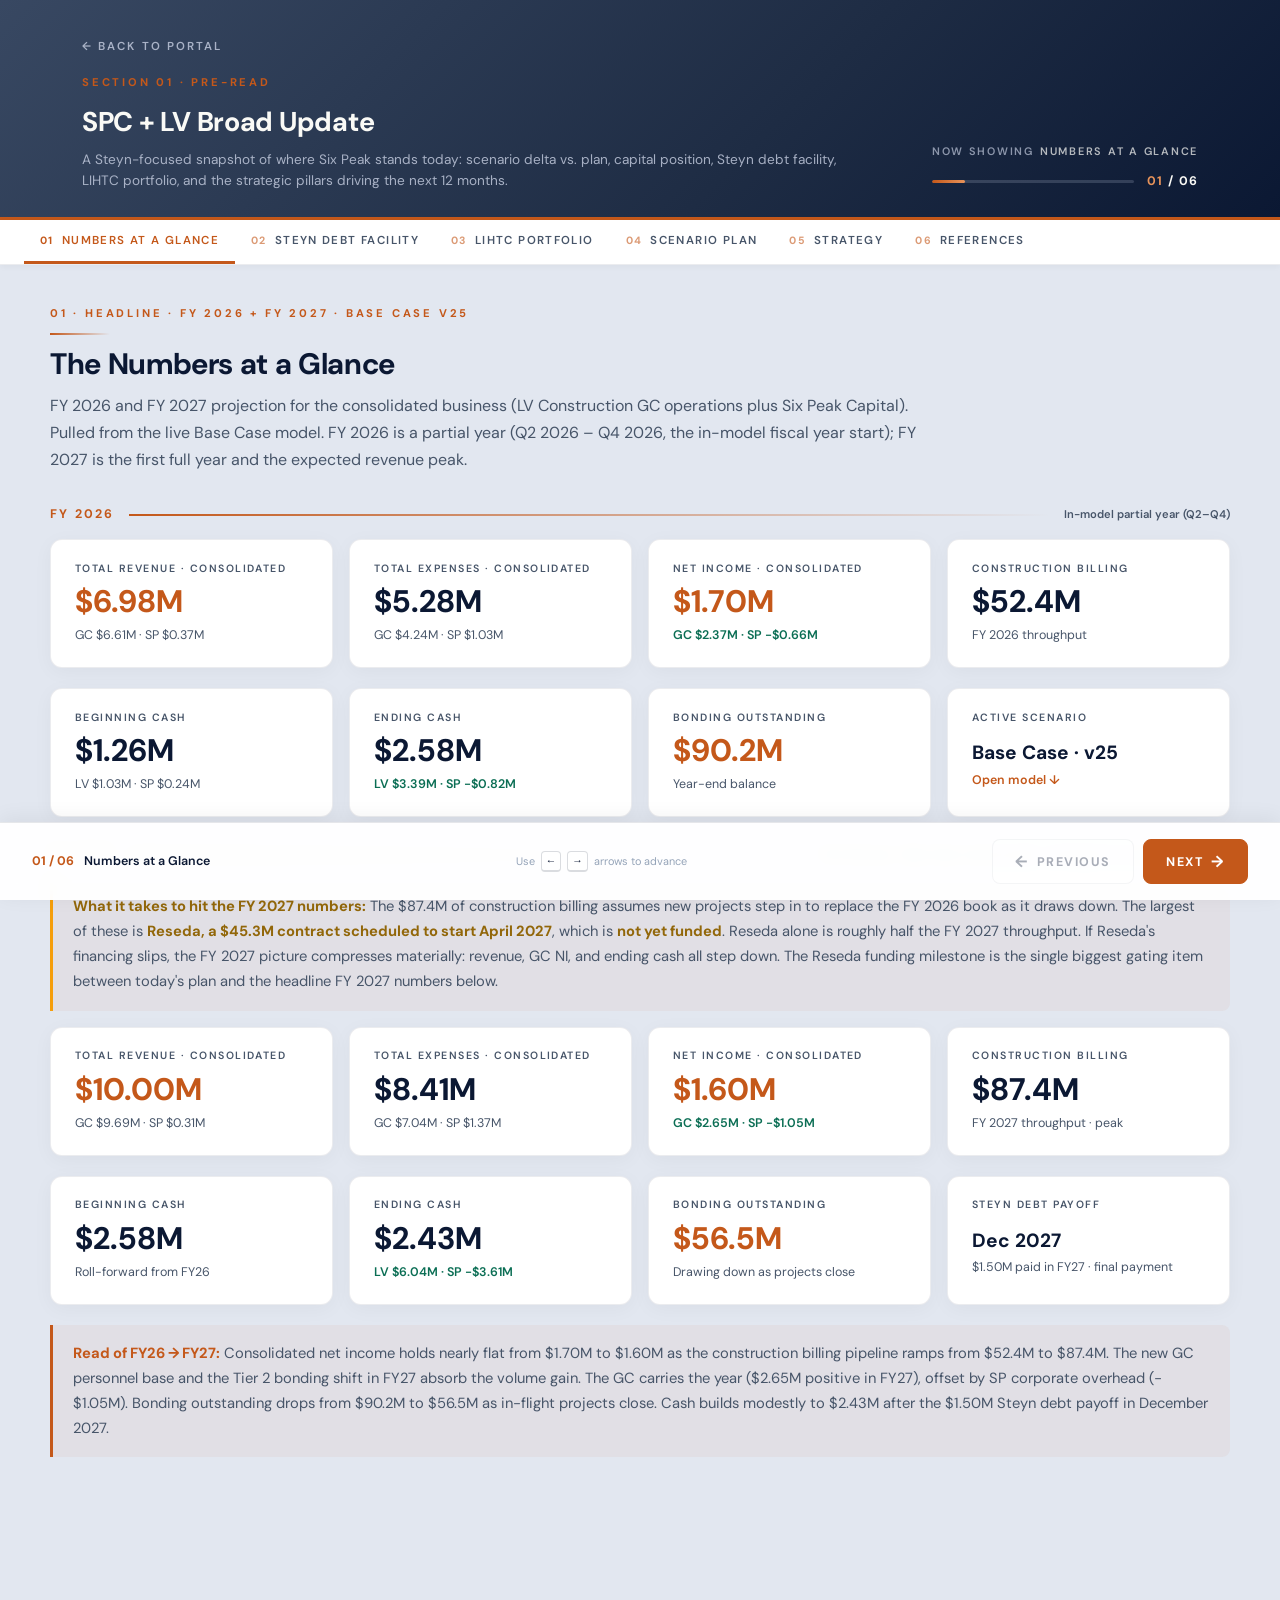
<file: sixpeakapps/static/may5meeting/spc-update/index.html>
<!DOCTYPE html>
<html lang="en">
<head>
<meta charset="UTF-8">
<meta name="viewport" content="width=device-width, initial-scale=1.0">
<title>SPC + LV Broad Update · Steyn Pre-Read · May 5, 2026</title>
<link rel="preconnect" href="https://fonts.googleapis.com">
<link rel="preconnect" href="https://fonts.gstatic.com" crossorigin>
<link href="https://fonts.googleapis.com/css2?family=DM+Sans:ital,opsz,wght@0,9..40,300;0,9..40,400;0,9..40,500;0,9..40,600;0,9..40,700;1,9..40,400&display=swap" rel="stylesheet">
<style>
:root {
  --denim:#0B1833; --denim-light:#111E3D;
  --space:#2C3A51; --space-light:#384862; --space-muted:#1E2C44;
  --steel:#BFC7DA; --steel-light:#E2E7F0;
  --ghost:#F8F9F4; --ghost-warm:#FAFAF6;
  --rust:#C4581A; --rust-glow:#E8935A; --rust-light:rgba(196,88,26,0.12); --rust-subtle:rgba(196,88,26,0.06);
  --gray:#94A3B8; --gray-dk:#475569;
  --success:#10B981; --warning:#F59E0B; --error:#EF4444;
  --font-primary:'Aptos','DM Sans',Calibri,'Segoe UI',sans-serif;
  --font-display:'DM Sans','Aptos','Segoe UI',sans-serif;
}
* { margin:0; padding:0; box-sizing:border-box; }
html, body { font-family:var(--font-primary); background:var(--steel-light); color:var(--denim); line-height:1.6; }

/* DECK SHELL */
.deck { min-height:100vh; display:flex; flex-direction:column; }
.topbar { background:linear-gradient(135deg, var(--space-light) 0%, var(--space-muted) 60%, var(--denim) 100%); padding:2rem 0 1.6rem; border-bottom:3px solid var(--rust); }
.topbar .inner { max-width:1180px; margin:0 auto; padding:0 2rem; display:flex; justify-content:space-between; align-items:flex-end; gap:2rem; flex-wrap:wrap; }
.topbar a.back { color:var(--steel); text-decoration:none; font-size:0.72rem; text-transform:uppercase; letter-spacing:0.18em; font-weight:600; opacity:0.85; }
.topbar a.back:hover { color:var(--rust-glow); opacity:1; }
.topbar .label { font-size:0.7rem; font-weight:700; text-transform:uppercase; letter-spacing:0.25em; color:var(--rust); margin-bottom:0.5rem; }
.topbar h1 { font-family:var(--font-display); font-size:1.7rem; font-weight:700; color:var(--ghost-warm); letter-spacing:-0.01em; }
.topbar .sub { color:var(--steel); font-size:0.85rem; opacity:0.85; margin-top:0.4rem; max-width:760px; line-height:1.55; }
.topbar .meta { display:flex; flex-direction:column; align-items:flex-end; gap:0.7rem; min-width:240px; }
.topbar .meta .progress { display:flex; align-items:center; gap:0.85rem; width:100%; }
.topbar .meta .bar { flex:1; height:3px; background:rgba(191,199,218,0.2); border-radius:2px; overflow:hidden; }
.topbar .meta .fill { height:100%; background:linear-gradient(90deg, var(--rust), var(--rust-glow)); border-radius:2px; transition:width 0.3s ease; }
.topbar .meta .counter { font-family:var(--font-display); font-size:0.78rem; font-weight:700; color:var(--ghost-warm); letter-spacing:0.1em; white-space:nowrap; }
.topbar .meta .counter .cur { color:var(--rust-glow); }
.topbar .meta .now-showing { font-size:0.68rem; font-weight:600; text-transform:uppercase; letter-spacing:0.16em; color:var(--steel); opacity:0.7; }
.topbar .meta .now-showing .name { color:var(--ghost-warm); opacity:1; margin-left:6px; }

/* SLIDE NAV CHIPS */
.deck-nav { background:#FFFFFF; border-bottom:1px solid rgba(11,24,51,0.08); padding:0; position:sticky; top:0; z-index:40; box-shadow:0 2px 6px rgba(0,0,0,0.04); }
.deck-nav-inner { max-width:1280px; margin:0 auto; padding:0 1.5rem; display:flex; gap:0; overflow-x:auto; }
.deck-nav button { background:none; border:none; cursor:pointer; padding:13px 16px; font-family:inherit; font-size:0.72rem; font-weight:600; color:var(--gray-dk); text-transform:uppercase; letter-spacing:0.12em; white-space:nowrap; border-bottom:3px solid transparent; transition:all 0.15s ease; display:flex; align-items:center; gap:8px; }
.deck-nav button .ix { color:var(--rust); font-weight:700; opacity:0.6; font-size:0.66rem; }
.deck-nav button:hover { color:var(--rust); }
.deck-nav button:hover .ix { opacity:1; }
.deck-nav button.active { color:var(--rust); border-bottom-color:var(--rust); }
.deck-nav button.active .ix { opacity:1; }

/* SLIDE STAGE */
.stage { flex:1; padding:2.5rem 2rem 8rem; overflow-x:hidden; }
.stage-inner { max-width:1180px; margin:0 auto; }

.slide { display:none; animation:slideIn 0.35s ease; }
.slide.active { display:block; }
@keyframes slideIn {
  from { opacity:0; transform:translateY(8px); }
  to { opacity:1; transform:translateY(0); }
}

/* SLIDE COVER */
.slide .slide-cover { margin-bottom:2rem; }
.slide .slide-label { font-size:0.7rem; font-weight:700; text-transform:uppercase; letter-spacing:0.25em; color:var(--rust); margin-bottom:0.75rem; }
.slide .slide-label::after { content:''; display:block; width:60px; height:2px; background:linear-gradient(90deg, var(--rust), transparent); margin-top:0.6rem; }
.slide h1.title { font-family:var(--font-display); font-size:1.85rem; font-weight:700; color:var(--denim); letter-spacing:-0.012em; line-height:1.2; margin-bottom:0.6rem; max-width:920px; }
.slide h1.title em { color:var(--rust); font-style:normal; }
.slide .lede { font-size:1rem; color:var(--gray-dk); line-height:1.7; max-width:880px; }

/* SHARED COMPONENTS */
.kpi-row { display:grid; grid-template-columns:repeat(4, 1fr); gap:1rem; margin-bottom:1.25rem; }
@media(max-width:900px) { .kpi-row { grid-template-columns:1fr 1fr; } }
.kpi { background:#FFFFFF; border:1px solid rgba(11,24,51,0.08); border-radius:12px; padding:1.3rem 1.5rem; box-shadow:0 4px 20px rgba(0,0,0,0.04); }
.kpi .lbl { font-size:0.66rem; color:var(--gray-dk); font-weight:600; text-transform:uppercase; letter-spacing:0.14em; }
.kpi .val { font-family:var(--font-display); font-size:1.95rem; font-weight:700; color:var(--rust); margin-top:0.55rem; line-height:1.05; }
.kpi .val.denim { color:var(--denim); }
.kpi .val.sm { font-size:1.2rem; padding-top:0.5rem; }
.kpi .delta { font-size:0.78rem; color:var(--gray-dk); margin-top:7px; }
.kpi .delta.up { color:#0b6e54; font-weight:600; }
.kpi .delta.dn { color:#a13b3b; font-weight:600; }

.grid2 { display:grid; grid-template-columns:1fr 1fr; gap:1.25rem; }
.grid3 { display:grid; grid-template-columns:repeat(3,1fr); gap:1rem; }
@media(max-width:900px) { .grid2,.grid3 { grid-template-columns:1fr; } }

.card { background:#FFFFFF; border:1px solid rgba(11,24,51,0.08); border-radius:12px; padding:1.5rem 1.6rem; box-shadow:0 4px 20px rgba(0,0,0,0.04); }
.card.dark { background:var(--denim); color:var(--ghost-warm); border-color:rgba(191,199,218,0.1); }
.card.dark h3 { color:var(--ghost-warm); }
.card.dark p, .card.dark li { color:var(--steel); }
.card h3 { font-family:var(--font-display); font-size:1.1rem; font-weight:700; color:var(--denim); margin-bottom:0.6rem; }
.card p { font-size:0.92rem; color:var(--gray-dk); line-height:1.65; }
.card ul { list-style:none; padding:0; margin:0.6rem 0 0; }
.card ul li { font-size:0.88rem; color:var(--gray-dk); padding:5px 0 5px 18px; position:relative; line-height:1.55; }
.card ul li::before { content:''; position:absolute; left:0; top:13px; width:8px; height:2px; background:var(--rust); border-radius:2px; }

.callout { background:rgba(196,88,26,0.05); border-left:3px solid var(--rust); padding:1rem 1.25rem; border-radius:0 8px 8px 0; font-size:0.92rem; color:var(--gray-dk); line-height:1.7; margin:1.25rem 0; }
.callout strong { color:var(--rust); font-weight:700; }
.callout.warn { border-left-color:var(--warning); }
.callout.warn strong { color:#92670a; }

/* PIPELINE SEQUENCING TIMELINE (Slide 05) */
.pipeline-timeline { background:#FFFFFF; border:1px solid rgba(11,24,51,0.08); border-radius:12px; padding:1.4rem 1.6rem 1.5rem; box-shadow:0 4px 20px rgba(0,0,0,0.04); margin-top:1rem; }
.pipeline-timeline .axis { position:relative; height:22px; margin:0 0 0.5rem 270px; border-bottom:1px solid rgba(11,24,51,0.12); }
.pipeline-timeline .axis span { position:absolute; bottom:5px; font-size:0.65rem; font-weight:700; color:var(--gray-dk); text-transform:uppercase; letter-spacing:0.1em; transform:translateX(-50%); white-space:nowrap; }
.pipeline-timeline .axis span::after { content:''; position:absolute; left:50%; top:100%; width:1px; height:6px; background:rgba(11,24,51,0.2); transform:translateX(-50%); }
.pipeline-timeline .row { display:flex; align-items:center; margin-top:0.85rem; gap:1rem; }
.pipeline-timeline .row-lbl { width:260px; flex-shrink:0; font-size:0.78rem; font-weight:600; color:var(--denim); display:flex; align-items:center; gap:8px; line-height:1.4; }
.pipeline-timeline .row-lbl .swatch { width:11px; height:11px; border-radius:50%; flex-shrink:0; }
.pipeline-timeline .row-lbl .count { color:var(--gray-dk); font-weight:500; }
.pipeline-timeline .track { position:relative; flex:1; height:24px; background:rgba(11,24,51,0.04); border-radius:4px; }
.pipeline-timeline .dot { position:absolute; top:50%; width:10px; height:10px; border-radius:50%; transform:translate(-50%, -50%); box-shadow:0 0 0 1.5px #FFFFFF; }
.pipeline-timeline .swatch.denim, .pipeline-timeline .dot.denim { background:var(--denim); }
.pipeline-timeline .swatch.warn, .pipeline-timeline .dot.warn { background:var(--warning); }
.pipeline-timeline .swatch.rust, .pipeline-timeline .dot.rust { background:var(--rust); }
.pipeline-timeline .key-row { font-size:0.78rem; color:var(--gray-dk); margin-top:1rem; padding-top:0.85rem; border-top:1px solid rgba(11,24,51,0.08); line-height:1.6; }
.pipeline-timeline .key-row strong { color:var(--denim); font-weight:700; }

/* TABLES */
.tbl { background:#FFFFFF; border:1px solid rgba(11,24,51,0.08); border-radius:12px; overflow:hidden; box-shadow:0 4px 20px rgba(0,0,0,0.04); }
.tbl table { width:100%; border-collapse:collapse; font-size:0.88rem; }
.tbl thead { background:var(--denim); }
.tbl th { color:var(--rust-glow); font-family:var(--font-display); font-size:0.72rem; font-weight:700; text-transform:uppercase; letter-spacing:0.14em; padding:13px 14px; text-align:right; }
.tbl th:first-child { text-align:left; }
.tbl td { padding:10px 14px; text-align:right; border-bottom:1px solid rgba(11,24,51,0.06); color:var(--gray-dk); font-variant-numeric:tabular-nums; }
.tbl td:first-child { text-align:left; color:var(--denim); font-weight:600; }
.tbl tr:last-child td { border-bottom:none; }
.tbl tr:hover td { background:rgba(196,88,26,0.04); }
.tbl .row-section td { background:rgba(11,24,51,0.04); color:var(--rust); font-weight:700; font-size:0.7rem; text-transform:uppercase; letter-spacing:0.14em; padding:8px 14px; }
.tbl .row-total td { background:rgba(196,88,26,0.06); color:var(--rust); font-weight:700; border-top:2px solid var(--rust); }
.tbl .row-total td:first-child { color:var(--rust); }
.tbl .row-payoff td { background:rgba(16,185,129,0.06); color:#0b6e54; font-weight:700; border-top:2px solid #10B981; }
.tbl .row-payoff td:first-child { color:#0b6e54; }
.tbl .pos { color:#0b6e54; }
.tbl .neg { color:#a13b3b; }
.tbl .muted { color:var(--gray); }

/* PNL FLOW */
.pnl-flow { display:grid; grid-template-columns:1fr 1fr 1fr; gap:0; background:#FFFFFF; border:1px solid rgba(11,24,51,0.08); border-radius:12px; overflow:hidden; box-shadow:0 4px 20px rgba(0,0,0,0.04); }
@media(max-width:900px) { .pnl-flow { grid-template-columns:1fr; } }
.pnl-flow .step { padding:1.4rem 1.6rem; border-right:1px solid rgba(11,24,51,0.08); }
.pnl-flow .step:last-child { border-right:none; }
@media(max-width:900px) { .pnl-flow .step { border-right:none; border-bottom:1px solid rgba(11,24,51,0.08); } .pnl-flow .step:last-child { border-bottom:none; } }
.pnl-flow .step.hi { background:rgba(196,88,26,0.04); }
.pnl-flow .step .lbl { font-size:0.66rem; font-weight:700; text-transform:uppercase; letter-spacing:0.14em; color:var(--gray-dk); margin-bottom:8px; }
.pnl-flow .step.hi .lbl { color:var(--rust); }
.pnl-flow .step .val { font-family:var(--font-display); font-size:1.95rem; font-weight:700; color:var(--denim); line-height:1.05; }
.pnl-flow .step.hi .val { color:var(--rust); font-size:2.1rem; }
.pnl-flow .step.muted .val { color:var(--gray); }
.pnl-flow .step .desc { font-size:0.83rem; color:var(--gray-dk); margin-top:8px; line-height:1.55; }

/* PILL LINKS */
.pills { display:flex; flex-wrap:wrap; gap:0.55rem; margin-top:1rem; }
.pills a { display:inline-flex; align-items:center; gap:8px; padding:8px 14px; background:#FFFFFF; border:1px solid rgba(11,24,51,0.1); border-radius:999px; text-decoration:none; color:var(--denim); font-size:0.78rem; font-weight:600; transition:all 0.15s ease; }
.pills a:hover { background:var(--rust); color:#fff; border-color:var(--rust); }
.pills a .arr { color:var(--rust); }
.pills a:hover .arr { color:#fff; }

/* BADGE */
.badge { display:inline-block; font-size:0.66rem; font-weight:700; text-transform:uppercase; letter-spacing:0.14em; padding:3px 9px; border-radius:4px; }
.badge.attn { background:rgba(245,158,11,0.14); color:#92670a; }
.badge.ready { background:rgba(16,185,129,0.12); color:#0b6e54; }
.badge.bd { background:rgba(196,88,26,0.14); color:var(--rust); }

/* ATTACHMENT LIST */
.attach-list { display:grid; grid-template-columns:1fr 1fr; gap:0.6rem 1.2rem; }
@media(max-width:700px) { .attach-list { grid-template-columns:1fr; } }
.attach-list a { display:flex; align-items:center; gap:12px; padding:13px 16px; background:#FFFFFF; border:1px solid rgba(11,24,51,0.08); border-radius:8px; color:var(--denim); text-decoration:none; font-size:0.88rem; transition:all 0.15s ease; box-shadow:0 2px 6px rgba(0,0,0,0.02); }
.attach-list a:hover { border-color:var(--rust); background:rgba(196,88,26,0.04); }
.attach-list a .ico { width:32px; height:32px; border-radius:6px; background:var(--rust-light); color:var(--rust); display:flex; align-items:center; justify-content:center; font-weight:700; font-size:0.7rem; flex-shrink:0; }
.attach-list a .meta { font-size:0.7rem; opacity:0.6; margin-left:auto; }

/* DECK FOOTER NAV (fixed) */
.deck-controls {
  position:fixed; bottom:0; left:0; right:0;
  background:rgba(255,255,255,0.96); backdrop-filter:blur(8px);
  border-top:1px solid rgba(11,24,51,0.1);
  padding:1rem 2rem;
  display:flex; justify-content:space-between; align-items:center; gap:1rem; flex-wrap:wrap;
  z-index:50;
  box-shadow:0 -4px 20px rgba(0,0,0,0.06);
}
.deck-controls .crumb { font-size:0.78rem; color:var(--gray-dk); display:flex; align-items:center; gap:10px; }
.deck-controls .crumb .ix { font-family:var(--font-display); font-weight:700; color:var(--rust); }
.deck-controls .crumb .name { font-weight:600; color:var(--denim); }
.deck-controls .arrows { display:flex; gap:0.6rem; align-items:center; }
.arrow-btn {
  display:inline-flex; align-items:center; gap:8px;
  padding:11px 22px; border-radius:8px;
  font-family:var(--font-display); font-size:0.78rem; font-weight:700; text-transform:uppercase; letter-spacing:0.12em;
  border:none; cursor:pointer; transition:all 0.15s ease;
  background:#FFFFFF; color:var(--denim); border:1px solid rgba(11,24,51,0.12);
}
.arrow-btn:hover:not(:disabled) { border-color:var(--rust); color:var(--rust); }
.arrow-btn.primary { background:var(--rust); color:#fff; border-color:var(--rust); }
.arrow-btn.primary:hover:not(:disabled) { background:var(--rust-glow); border-color:var(--rust-glow); color:#fff; }
.arrow-btn:disabled { opacity:0.35; cursor:not-allowed; }
.arrow-btn .arr { font-size:1rem; }
.kbd-hint { font-size:0.68rem; color:var(--gray); display:flex; gap:6px; align-items:center; }
.kbd-hint kbd { background:#fff; border:1px solid rgba(11,24,51,0.15); border-bottom-width:2px; border-radius:4px; padding:1px 6px; font-family:'JetBrains Mono', monospace; font-size:0.66rem; color:var(--denim); }

@media(max-width:640px) {
  .stage { padding:1.5rem 1rem 7rem; }
  .slide h1.title { font-size:1.4rem; }
  .deck-controls { padding:0.85rem 1rem; }
  .arrow-btn { padding:9px 16px; font-size:0.72rem; }
  .kbd-hint { display:none; }
  .deck-controls .crumb .name { display:none; }
}
</style>
</head>
<body>

<div class="deck">

<!-- TOP BAR -->
<header class="topbar">
  <div class="inner">
    <div>
      <a class="back" href="../">← Back to portal</a>
      <div style="height:1rem;"></div>
      <div class="label">Section 01 · Pre-Read</div>
      <h1>SPC + LV Broad Update</h1>
      <p class="sub">A Steyn-focused snapshot of where Six Peak stands today: scenario delta vs. plan, capital position, Steyn debt facility, LIHTC portfolio, and the strategic pillars driving the next 12 months.</p>
    </div>
    <div class="meta">
      <div class="now-showing">Now showing<span class="name" id="topbarName">Numbers at a Glance</span></div>
      <div class="progress">
        <div class="bar"><div class="fill" id="progressFill" style="width:16.7%;"></div></div>
        <div class="counter"><span class="cur" id="counterCur">01</span> / <span id="counterTot">06</span></div>
      </div>
    </div>
  </div>
</header>

<!-- SECTION CHIPS NAV -->
<nav class="deck-nav">
  <div class="deck-nav-inner">
    <button data-slide="0" class="active"><span class="ix">01</span>Numbers at a Glance</button>
    <button data-slide="1"><span class="ix">02</span>Steyn Debt Facility</button>
    <button data-slide="2"><span class="ix">03</span>LIHTC Portfolio</button>
    <button data-slide="3"><span class="ix">04</span>Scenario Plan</button>
    <button data-slide="4"><span class="ix">05</span>Strategy</button>
    <button data-slide="5"><span class="ix">06</span>References</button>
  </div>
</nav>

<!-- STAGE -->
<main class="stage">
  <div class="stage-inner">

  <!-- SLIDE 01 · NUMBERS AT A GLANCE -->
  <section class="slide active" id="slide-0">
    <div class="slide-cover">
      <div class="slide-label">01 · Headline · FY 2026 + FY 2027 · Base Case v25</div>
      <h1 class="title">The Numbers at a Glance</h1>
      <p class="lede">FY 2026 and FY 2027 projection for the consolidated business (LV Construction GC operations plus Six Peak Capital). Pulled from the live Base Case model. FY 2026 is a partial year (Q2 2026 – Q4 2026, the in-model fiscal year start); FY 2027 is the first full year and the expected revenue peak.</p>
    </div>

    <div style="display:flex; align-items:center; gap:14px; margin:0.5rem 0 0.85rem;">
      <span style="font-family:var(--font-display); font-size:0.78rem; font-weight:700; letter-spacing:0.18em; text-transform:uppercase; color:var(--rust);">FY 2026</span>
      <span style="flex:1; height:2px; background:linear-gradient(90deg, var(--rust), transparent);"></span>
      <span style="font-size:0.7rem; color:var(--gray-dk); font-weight:600;">In-model partial year (Q2–Q4)</span>
    </div>

    <div class="kpi-row">
      <div class="kpi"><div class="lbl">Total Revenue · Consolidated</div><div class="val">$6.98M</div><div class="delta">GC $6.61M · SP $0.37M</div></div>
      <div class="kpi"><div class="lbl">Total Expenses · Consolidated</div><div class="val denim">$5.28M</div><div class="delta">GC $4.24M · SP $1.03M</div></div>
      <div class="kpi"><div class="lbl">Net Income · Consolidated</div><div class="val">$1.70M</div><div class="delta up">GC $2.37M · SP −$0.66M</div></div>
      <div class="kpi"><div class="lbl">Construction Billing</div><div class="val denim">$52.4M</div><div class="delta">FY 2026 throughput</div></div>
    </div>

    <div class="kpi-row">
      <div class="kpi"><div class="lbl">Beginning Cash</div><div class="val denim">$1.26M</div><div class="delta">LV $1.03M · SP $0.24M</div></div>
      <div class="kpi"><div class="lbl">Ending Cash</div><div class="val denim">$2.58M</div><div class="delta up">LV $3.39M · SP −$0.82M</div></div>
      <div class="kpi"><div class="lbl">Bonding Outstanding</div><div class="val">$90.2M</div><div class="delta">Year-end balance</div></div>
      <div class="kpi"><div class="lbl">Active Scenario</div><div class="val denim sm">Base Case · v25</div><div class="delta"><a href="https://cma-sixpeakcapital.github.io/SixPeak-Board-Portal/models/SixPeak_BaseCase_v25.xlsx" target="_blank" style="color:var(--rust); text-decoration:none; font-weight:600;">Open model ↓</a></div></div>
    </div>

    <div style="display:flex; align-items:center; gap:14px; margin:1.75rem 0 0.85rem;">
      <span style="font-family:var(--font-display); font-size:0.78rem; font-weight:700; letter-spacing:0.18em; text-transform:uppercase; color:var(--rust);">FY 2027</span>
      <span style="flex:1; height:2px; background:linear-gradient(90deg, var(--rust), transparent);"></span>
      <span style="font-size:0.7rem; color:var(--gray-dk); font-weight:600;">First full year · Base Case revenue peak · contingent on new project starts</span>
    </div>

    <div class="callout warn" style="margin:0 0 1rem;">
      <strong>What it takes to hit the FY 2027 numbers:</strong> The $87.4M of construction billing assumes new projects step in to replace the FY 2026 book as it draws down. The largest of these is <strong style="color:#92670a;">Reseda, a $45.3M contract scheduled to start April 2027</strong>, which is <strong style="color:#92670a;">not yet funded</strong>. Reseda alone is roughly half the FY 2027 throughput. If Reseda's financing slips, the FY 2027 picture compresses materially: revenue, GC NI, and ending cash all step down. The Reseda funding milestone is the single biggest gating item between today's plan and the headline FY 2027 numbers below.
    </div>

    <div class="kpi-row">
      <div class="kpi"><div class="lbl">Total Revenue · Consolidated</div><div class="val">$10.00M</div><div class="delta">GC $9.69M · SP $0.31M</div></div>
      <div class="kpi"><div class="lbl">Total Expenses · Consolidated</div><div class="val denim">$8.41M</div><div class="delta">GC $7.04M · SP $1.37M</div></div>
      <div class="kpi"><div class="lbl">Net Income · Consolidated</div><div class="val">$1.60M</div><div class="delta up">GC $2.65M · SP −$1.05M</div></div>
      <div class="kpi"><div class="lbl">Construction Billing</div><div class="val denim">$87.4M</div><div class="delta">FY 2027 throughput · peak</div></div>
    </div>

    <div class="kpi-row">
      <div class="kpi"><div class="lbl">Beginning Cash</div><div class="val denim">$2.58M</div><div class="delta">Roll-forward from FY26</div></div>
      <div class="kpi"><div class="lbl">Ending Cash</div><div class="val denim">$2.43M</div><div class="delta up">LV $6.04M · SP −$3.61M</div></div>
      <div class="kpi"><div class="lbl">Bonding Outstanding</div><div class="val">$56.5M</div><div class="delta">Drawing down as projects close</div></div>
      <div class="kpi"><div class="lbl">Steyn Debt Payoff</div><div class="val denim sm">Dec 2027</div><div class="delta">$1.50M paid in FY27 · final payment</div></div>
    </div>

    <div class="callout">
      <strong>Read of FY26 → FY27:</strong> Consolidated net income holds nearly flat from $1.70M to $1.60M as the construction billing pipeline ramps from $52.4M to $87.4M. The new GC personnel base and the Tier 2 bonding shift in FY27 absorb the volume gain. The GC carries the year ($2.65M positive in FY27), offset by SP corporate overhead (−$1.05M). Bonding outstanding drops from $90.2M to $56.5M as in-flight projects close. Cash builds modestly to $2.43M after the $1.50M Steyn debt payoff in December 2027.
    </div>
  </section>

  <!-- SLIDE 02 · STEYN DEBT FACILITY -->
  <section class="slide" id="slide-1">
    <div class="slide-cover">
      <div class="slide-label">02 · Steyn Debt Facility</div>
      <h1 class="title">$1.5M Steyn loan <em>·</em> paid in full by December 2027</h1>
      <p class="lede">$1.5M principal-balance loan with $115K of accrued interest at the start of the model (April 2026 balance: $1,615,485). Carries a 15% annual rate and amortizes via fixed $130K monthly payments beginning October 2026, with a small final payment in December 2027 to clear the balance.</p>
    </div>

    <div class="kpi-row">
      <div class="kpi"><div class="lbl">Principal</div><div class="val">$1.50M</div><div class="delta">Original loan balance</div></div>
      <div class="kpi"><div class="lbl">Accrued Interest at Apr 2026</div><div class="val denim">$115K</div><div class="delta">Capitalized into balance</div></div>
      <div class="kpi"><div class="lbl">Apr 2026 Balance</div><div class="val denim">$1.62M</div><div class="delta">Principal + accrued interest</div></div>
      <div class="kpi"><div class="lbl">Annual Rate</div><div class="val">15.0%</div><div class="delta">3.75% quarterly</div></div>
    </div>

    <div class="kpi-row">
      <div class="kpi"><div class="lbl">Monthly Payment</div><div class="val denim">$130K</div><div class="delta">Starting Oct 2026</div></div>
      <div class="kpi"><div class="lbl">FY 2026 Total Payments</div><div class="val denim">$390K</div><div class="delta">3 payments · Oct/Nov/Dec</div></div>
      <div class="kpi"><div class="lbl">FY 2027 Total Payments</div><div class="val denim">$1.50M</div><div class="delta">Final payment Dec 2027</div></div>
      <div class="kpi"><div class="lbl">Total Interest Paid</div><div class="val">~$271K</div><div class="delta">Over the life of the facility</div></div>
    </div>

    <h3 style="font-family:var(--font-display); font-size:1.1rem; font-weight:700; color:var(--denim); margin:1.5rem 0 0.7rem;">Projected Payment Schedule</h3>
    <div class="tbl">
      <table>
        <thead><tr><th>Month</th><th>Beginning Balance</th><th>Interest Accrual</th><th>Payment</th><th>Ending Balance</th></tr></thead>
        <tbody>
          <tr><td>Apr 2026</td><td>$1,615,485</td><td>$20,194</td><td class="muted">—</td><td>$1,635,679</td></tr>
          <tr><td>May 2026</td><td>$1,635,679</td><td>$20,446</td><td class="muted">—</td><td>$1,656,125</td></tr>
          <tr><td>Jun 2026</td><td>$1,656,125</td><td>$20,702</td><td class="muted">—</td><td>$1,676,827</td></tr>
          <tr><td>Jul 2026</td><td>$1,676,827</td><td>$20,960</td><td class="muted">—</td><td>$1,697,787</td></tr>
          <tr><td>Aug 2026</td><td>$1,697,787</td><td>$21,222</td><td class="muted">—</td><td>$1,719,009</td></tr>
          <tr><td>Sep 2026</td><td>$1,719,009</td><td>$21,488</td><td class="muted">—</td><td>$1,740,497</td></tr>
          <tr style="background:rgba(196,88,26,0.04);"><td style="color:var(--rust); font-weight:700;">Oct 2026 · 1st payment</td><td>$1,740,497</td><td>$21,756</td><td style="color:var(--rust); font-weight:700;">−$130,000</td><td>$1,632,253</td></tr>
          <tr><td>Nov 2026</td><td>$1,632,253</td><td>$20,403</td><td style="color:var(--rust); font-weight:600;">−$130,000</td><td>$1,522,656</td></tr>
          <tr><td>Dec 2026</td><td>$1,522,656</td><td>$19,033</td><td style="color:var(--rust); font-weight:600;">−$130,000</td><td>$1,411,690</td></tr>
          <tr class="row-section"><td colspan="5" style="text-align:center;">FY 2026 ends · $1,411,690 outstanding</td></tr>
          <tr><td>Jan 2027</td><td>$1,411,690</td><td>$17,646</td><td style="color:var(--rust); font-weight:600;">−$130,000</td><td>$1,299,336</td></tr>
          <tr><td>Feb 2027</td><td>$1,299,336</td><td>$16,242</td><td style="color:var(--rust); font-weight:600;">−$130,000</td><td>$1,185,578</td></tr>
          <tr><td>Mar 2027</td><td>$1,185,578</td><td>$14,820</td><td style="color:var(--rust); font-weight:600;">−$130,000</td><td>$1,070,398</td></tr>
          <tr><td>Apr 2027</td><td>$1,070,398</td><td>$13,380</td><td style="color:var(--rust); font-weight:600;">−$130,000</td><td>$953,778</td></tr>
          <tr><td>May 2027</td><td>$953,778</td><td>$11,922</td><td style="color:var(--rust); font-weight:600;">−$130,000</td><td>$835,701</td></tr>
          <tr><td>Jun 2027</td><td>$835,701</td><td>$10,446</td><td style="color:var(--rust); font-weight:600;">−$130,000</td><td>$716,147</td></tr>
          <tr><td>Jul 2027</td><td>$716,147</td><td>$8,952</td><td style="color:var(--rust); font-weight:600;">−$130,000</td><td>$595,099</td></tr>
          <tr><td>Aug 2027</td><td>$595,099</td><td>$7,439</td><td style="color:var(--rust); font-weight:600;">−$130,000</td><td>$472,538</td></tr>
          <tr><td>Sep 2027</td><td>$472,538</td><td>$5,907</td><td style="color:var(--rust); font-weight:600;">−$130,000</td><td>$348,444</td></tr>
          <tr><td>Oct 2027</td><td>$348,444</td><td>$4,356</td><td style="color:var(--rust); font-weight:600;">−$130,000</td><td>$222,800</td></tr>
          <tr><td>Nov 2027</td><td>$222,800</td><td>$2,785</td><td style="color:var(--rust); font-weight:600;">−$130,000</td><td>$95,585</td></tr>
          <tr class="row-payoff"><td>Dec 2027 · payoff</td><td>$95,585</td><td>$1,195</td><td style="color:#0b6e54; font-weight:700;">−$96,780</td><td>$0</td></tr>
          <tr class="row-total"><td>Total · 15 payments</td><td>—</td><td>$271,295 interest</td><td>−$1,886,780</td><td>$0</td></tr>
        </tbody>
      </table>
    </div>

    <div class="callout">
      <strong>Note on the schedule:</strong> Interest accrues monthly at 1.25% (15% annual). The first six months (Apr–Sep 2026) are interest-only with no payments, which adds ~$125K to the starting balance. Beginning October 2026, fixed $130K monthly payments amortize the loan over 15 months, with a final $96,780 payment in December 2027 to clear the balance. Total interest paid over the life: ~$271K.
    </div>
  </section>

  <!-- SLIDE 03 · LIHTC PORTFOLIO -->
  <section class="slide" id="slide-2">
    <div class="slide-cover">
      <div class="slide-label">03 · LIHTC Portfolio · Three Projects</div>
      <h1 class="title">The development fee income from the LIHTC deals is <em>all post-2033</em></h1>
      <p class="lede">Three LIHTC projects sit in the SPC book today: Francis, 3rd Street, and Reseda. Combined economics show near-zero net contribution inside the FY26–FY33 modeled window, with the bulk of development fee income materializing after 2033 as the LIHTC payment streams continue and the PIK / Steyn balances roll off.</p>
    </div>

    <div class="pnl-flow">
      <div class="step muted">
        <div class="lbl">In-Model · FY 2026 – 2033</div>
        <div class="val">−$50K</div>
        <div class="desc">Combined net to Six Peak across all three deals during the in-model period rounds to zero (-$50K). GMP fees, liquidity fees, and PIK interest fully offset LIHTC revenue earned in window.</div>
      </div>
      <div class="step hi">
        <div class="lbl">Post-Model · Post-2033</div>
        <div class="val">$6.58M</div>
        <div class="desc"><strong style="color:var(--rust);">All meaningful net income</strong> from the LIHTC portfolio is here. Quarterly LIHTC payments continue past 2033 with all Steyn fees and most PIK obligations already extinguished.</div>
      </div>
      <div class="step">
        <div class="lbl">Lifetime · Combined Net to SPC</div>
        <div class="val">$6.53M</div>
        <div class="desc">Total LIHTC revenue across the three deals: <strong>$9.86M</strong>. After GMP fees ($1.30M), liquidity fees ($0.45M), and PIK interest ($1.58M), $6.53M lands at SPC over the life, with 99% of it after 2033.</div>
      </div>
    </div>

    <h3 style="font-family:var(--font-display); font-size:1.1rem; font-weight:700; color:var(--denim); margin:1.5rem 0 0.7rem;">By Project</h3>
    <div class="tbl">
      <table>
        <thead><tr><th>Project</th><th>LIHTC Revenue (Lifetime)</th><th>In-Model NI</th><th>Post-Model NI</th><th>Lifetime NI</th></tr></thead>
        <tbody>
          <tr><td>Francis</td><td>$2,976,456</td><td>$484,297</td><td style="color:var(--rust); font-weight:600;">$1,912,475</td><td>$2,396,772</td></tr>
          <tr><td>3rd Street</td><td>$2,926,201</td><td class="neg">−$874,766</td><td style="color:var(--rust); font-weight:600;">$2,393,454</td><td>$1,518,688</td></tr>
          <tr><td>Reseda</td><td>$3,959,425</td><td>$340,608</td><td style="color:var(--rust); font-weight:600;">$2,278,136</td><td>$2,618,744</td></tr>
          <tr class="row-total"><td>Combined</td><td>$9,862,082</td><td>−$49,861</td><td>$6,584,065</td><td>$6,534,204</td></tr>
        </tbody>
      </table>
    </div>

    <div class="callout">
      <strong>Read of the table:</strong> The LIHTC portfolio is not a near-term P&amp;L driver. Inside FY26–FY33, GMP fees, liquidity fees, and PIK interest roughly offset the LIHTC revenue earned in period (combined NI ≈ −$50K). The $6.58M of net income to Six Peak <strong>materializes after 2033</strong>, when LIHTC payments continue but the Steyn-related fees and PIK obligations are already extinguished. The deals are deferred-income assets, not in-window contributors, which is worth flagging.
    </div>

    <div class="grid3" style="margin-top:1.25rem;">
      <div class="card"><h3>Francis</h3><p style="font-size:0.85rem;">Modest in-window contribution ($484K) plus ~$1.9M post-model. Steyn fees fully cleared in-model.</p></div>
      <div class="card"><h3>3rd Street</h3><p style="font-size:0.85rem;">In-window net is negative (−$875K) due to PIK accrual; 36 quarterly LIHTC payments at $73K continue post-model with PIK ($570K) repaid out of those proceeds.</p></div>
      <div class="card"><h3>Reseda</h3><p style="font-size:0.85rem;">28 in-window and 28 post-window quarterly LIHTC payments at $81K; PIK and Steyn balances fully extinguished in-window. The cleanest of the three.</p></div>
    </div>
  </section>

  <!-- SLIDE 04 · SCENARIO PLAN -->
  <section class="slide" id="slide-3">
    <div class="slide-cover">
      <div class="slide-label">04 · Scenario Plan · All figures in $ millions</div>
      <h1 class="title">Base Case <em>vs.</em> Extended BD <em>·</em> FY 2026 – 2031</h1>
      <p class="lede">Two scenarios on the table for Steyn's discussion: the Base Case (current book burning down) and Extended BD (sustained pipeline). Uplifters is presented separately in Section 04 of the portal and is not included in either scenario below. <strong style="color:var(--denim);">All figures in the tables and KPIs below are in $ millions.</strong></p>
    </div>

    <h3 style="font-family:var(--font-display); font-size:1.1rem; font-weight:700; color:var(--denim); margin:0.5rem 0 0.7rem;">Base Case · v25</h3>
    <p style="font-size:0.88rem; color:var(--gray-dk); max-width:820px; margin-bottom:0.7rem;">The current book of work runs off through FY29; without sustained BD, construction billing trends to zero by FY31. Consolidated net income turns negative in FY28 and total ending cash goes negative in FY29.</p>
    <div class="tbl">
      <table>
        <thead><tr><th>$ in millions</th><th>FY 2026</th><th>FY 2027</th><th>FY 2028</th><th>FY 2029</th><th>FY 2030</th><th>FY 2031</th></tr></thead>
        <tbody>
          <tr><td>Construction Billing</td><td>$52.4</td><td>$87.4</td><td>$51.7</td><td>$32.9</td><td>$13.3</td><td class="muted">$0.0</td></tr>
          <tr><td>Total GC Revenue</td><td>$6.6</td><td>$9.7</td><td>$7.3</td><td>$3.8</td><td>$1.8</td><td class="muted">$0.0</td></tr>
          <tr><td>GC Net Income</td><td>$2.4</td><td>$2.6</td><td>$0.4</td><td class="neg">−$1.8</td><td class="neg">−$3.9</td><td class="neg">−$5.6</td></tr>
          <tr><td>Six Peak Net Income</td><td class="neg">−$0.7</td><td class="neg">−$1.1</td><td class="neg">−$1.2</td><td class="neg">−$1.4</td><td class="neg">−$1.4</td><td class="neg">−$1.3</td></tr>
          <tr class="row-total"><td>Consolidated Net Income</td><td>$1.70</td><td>$1.60</td><td class="neg" style="color:#a13b3b;">−$0.80</td><td class="neg" style="color:#a13b3b;">−$3.18</td><td class="neg" style="color:#a13b3b;">−$5.24</td><td class="neg" style="color:#a13b3b;">−$6.92</td></tr>
          <tr><td>Bonding Outstanding</td><td>$90.2</td><td>$56.5</td><td>$46.2</td><td>$13.3</td><td class="muted">$0.0</td><td class="muted">$0.0</td></tr>
          <tr><td>Total Ending Cash</td><td>$2.58</td><td>$2.43</td><td>$1.38</td><td class="neg">−$1.81</td><td class="neg">−$7.05</td><td class="neg">−$13.97</td></tr>
        </tbody>
      </table>
    </div>

    <h3 style="font-family:var(--font-display); font-size:1.1rem; font-weight:700; color:var(--denim); margin:1.75rem 0 0.7rem;">Extended BD · v25</h3>
    <p style="font-size:0.88rem; color:var(--gray-dk); max-width:820px; margin-bottom:0.7rem;">Sustained BD effort fills the post-FY27 pipeline at ~$94–101M/yr of construction billing. Consolidated net income holds in the $3–4M range from FY28 onward and cash compounds to ~$18.4M by FY31.</p>
    <div class="tbl">
      <table>
        <thead><tr><th>$ in millions</th><th>FY 2026</th><th>FY 2027</th><th>FY 2028</th><th>FY 2029</th><th>FY 2030</th><th>FY 2031</th></tr></thead>
        <tbody>
          <tr><td>Construction Billing</td><td>$52.4</td><td>$94.6</td><td>$101.0</td><td>$93.8</td><td>$99.3</td><td>$95.9</td></tr>
          <tr><td>Total GC Revenue</td><td>$6.6</td><td>$10.6</td><td>$12.5</td><td>$11.0</td><td>$11.3</td><td>$10.9</td></tr>
          <tr><td>GC Net Income</td><td>$2.4</td><td>$3.5</td><td>$5.3</td><td>$5.2</td><td>$5.5</td><td>$5.1</td></tr>
          <tr><td>Six Peak Net Income</td><td class="neg">−$0.7</td><td class="neg">−$1.1</td><td class="neg">−$1.2</td><td class="neg">−$1.4</td><td class="neg">−$1.4</td><td class="neg">−$1.3</td></tr>
          <tr class="row-total"><td>Consolidated Net Income</td><td>$1.70</td><td>$2.43</td><td>$4.16</td><td>$3.84</td><td>$4.08</td><td>$3.84</td></tr>
          <tr><td>Bonding Outstanding</td><td>$90.2</td><td>$56.5</td><td>$46.2</td><td>$13.3</td><td class="muted">$0.0</td><td class="muted">$0.0</td></tr>
          <tr><td>Total Ending Cash</td><td>$2.58</td><td>$3.26</td><td>$7.17</td><td>$10.76</td><td>$14.59</td><td>$18.42</td></tr>
        </tbody>
      </table>
    </div>

    <div class="callout warn" style="margin-top:1rem;">
      <strong>Bonding assumption in the Extended BD plan:</strong> The new BD pipeline projects that fill FY 2028 onward have not yet been won, so we don't know whether they'll require surety bonding. The Extended BD model assumes <strong style="color:#92670a;">bonding revenue and bonding costs are neutral</strong> from FY 2029 forward (i.e., they net to zero in the P&amp;L). This presupposes that by then LV has stood up its own bonding capacity, so any bonded jobs we take on don't carry a third-party bond cost (and don't generate the small bonding revenue line either). If we instead remain reliant on third-party surety, the model will need a corresponding bonding-cost line added back.
    </div>

    <h3 style="font-family:var(--font-display); font-size:1.1rem; font-weight:700; color:var(--denim); margin:1.75rem 0 0.7rem;">Breakeven Construction Billing · No Uplifters</h3>
    <p style="font-size:0.88rem; color:var(--gray-dk); max-width:820px; margin-bottom:0.9rem;">If Uplifters does not close, the floor of new construction billing required to hold consolidated net income roughly neutral and keep cash positive. The Breakeven BD scenario sits between Base and Extended.</p>

    <div class="kpi-row">
      <div class="kpi"><div class="lbl">Breakeven · FY 2028</div><div class="val">~$53M</div><div class="delta">Construction billing required</div></div>
      <div class="kpi"><div class="lbl">Breakeven · FY 2029</div><div class="val">~$62M</div><div class="delta">Construction billing required</div></div>
      <div class="kpi"><div class="lbl">Breakeven · FY 2030</div><div class="val">~$73M</div><div class="delta">Construction billing required</div></div>
      <div class="kpi"><div class="lbl">Breakeven · FY 2031</div><div class="val">~$68M</div><div class="delta">Construction billing required</div></div>
    </div>

    <div class="callout warn">
      <strong>Read of the breakeven:</strong> Without Uplifters, LV needs to land approximately <strong style="color:#92670a;">$53–73M of new construction billing per year</strong> in FY28 onward to keep the consolidated business cash-positive. That's roughly two-thirds the pace of the Extended BD plan. The Extended BD pursuit list and Tom + Chris's BD push (Strategy slide) are what fills this hole. Without it, and without Uplifters, the firm runs the Base Case path and burns through cash in FY29.
    </div>

    <div class="pills">
      <a href="https://cma-sixpeakcapital.github.io/SixPeak-Board-Portal/models/SixPeak_BaseCase_v25.xlsx" target="_blank">Base Case · v25 <span class="arr">↓</span></a>
      <a href="https://cma-sixpeakcapital.github.io/SixPeak-Board-Portal/models/SixPeak_ExtendedBD_v25.xlsx" target="_blank">Extended BD · v25 <span class="arr">↓</span></a>
      <a href="https://cma-sixpeakcapital.github.io/SixPeak-Board-Portal/models/SixPeak_BreakevenBD_v25.xlsx" target="_blank">Breakeven BD · v25 <span class="arr">↓</span></a>
      <a href="https://cma-sixpeakcapital.github.io/SixPeak-Board-Portal/board/" target="_blank">Open live board portal <span class="arr">↗</span></a>
    </div>
  </section>

  <!-- SLIDE 05 · STRATEGY -->
  <section class="slide" id="slide-4">
    <div class="slide-cover">
      <div class="slide-label">05 · Strategy</div>
      <h1 class="title">Three pillars driving the next 12 months</h1>
      <p class="lede">The strategic pillars we'd like Steyn aware of and aligned on. Uplifters has its own dedicated section in this portal (Section 04) and is not duplicated here.</p>
    </div>

    <div class="grid3">
      <div class="card">
        <span class="badge ready">In motion</span>
        <h3 style="margin-top:0.6rem;">LV expansion complete · stabilizing the roster</h3>
        <p>The next four closings (Francis, Acama, Riverton, Lexington) wrap the LV expansion effort. Closing them stabilizes the go-forward team and locks in the operating capacity we'll build the BD pipeline against. With the roster steady, every dollar of new construction billing Tom &amp; Chris bring in lands on a known cost base instead of triggering another hiring cycle.</p>
        <div class="pills" style="margin-top:0.9rem;">
          <a href="../lv-update/">LV update <span class="arr">→</span></a>
        </div>
      </div>

      <div class="card">
        <span class="badge bd">BD Build-Out</span>
        <h3 style="margin-top:0.6rem;">Building out the BD plan · Tom &amp; Chris leading</h3>
        <p>Sustaining $50M+/yr of new construction billing post-FY27 is the difference between the Base Case (cash burn) and Extended BD (compounding cash). Tom and Chris are leading the BD build-out, covering outbound pursuit, target list, and pipeline cadence, to put the Extended BD numbers within reach.</p>
        <div class="pills" style="margin-top:0.9rem;">
          <a href="#" onclick="event.preventDefault(); goSlide(3);">Scenario plan <span class="arr">→</span></a>
        </div>
      </div>

      <div class="card">
        <span class="badge attn">Active</span>
        <h3 style="margin-top:0.6rem;">AI-native operations at LV</h3>
        <p>LV's manual workflows for Pay Apps, Subcontractor Contracts, draws, and field reporting are the constraint on scaling the GC. The AI Mission Control program is the rebuild; current-state visuals are in Section 03.</p>
        <div class="pills" style="margin-top:0.9rem;">
          <a href="../ai/">AI discussion <span class="arr">→</span></a>
          <a href="https://cma-sixpeakcapital.github.io/SixPeak-Board-Portal/mission-control/" target="_blank">Mission Control library <span class="arr">↗</span></a>
        </div>
      </div>
    </div>

    <div class="callout">
      <strong>How the three pillars connect:</strong> Wrapping the four closings (Pillar #1) stabilizes the LV roster: the PMs, supers, and back-office that the Extended BD pipeline (Pillar #2) will fill with work. The AI investment (Pillar #3) is what makes that roster capable of carrying $90–100M/yr of construction billing without another headcount step-up. The three pillars chain in order: stabilize the team, fill it with work, scale it with AI.
    </div>

    <h3 style="font-family:var(--font-display); font-size:1.1rem; font-weight:700; color:var(--denim); margin:1.75rem 0 0.5rem;">When the Deals Sign · Pillar #2 sequencing</h3>
    <p style="font-size:0.88rem; color:var(--gray-dk); max-width:880px; margin-bottom:0.85rem;">The current book runs through FY27. From there, Pillar #2 (BD build-out) decides whether the line stays at the Breakeven floor (15 signings starting Oct 2028) or hits the Extended BD target (25 signings, ~bimonthly cadence starting a year earlier in Jul 2027).</p>

    <div class="pipeline-timeline">
      <div class="axis">
        <span style="left:0%;">FY 2026</span>
        <span style="left:14.5%;">FY 2027</span>
        <span style="left:28.9%;">FY 2028</span>
        <span style="left:43.4%;">FY 2029</span>
        <span style="left:57.8%;">FY 2030</span>
        <span style="left:72.3%;">FY 2031</span>
        <span style="left:86.7%;">FY 2032</span>
      </div>

      <div class="row">
        <div class="row-lbl">
          <span class="swatch denim"></span>
          <div>In place + 4 pending closings<br><span class="count">9 starts · Apr–Nov 2026</span></div>
        </div>
        <div class="track">
          <span class="dot denim" style="left:0%;" title="Crenshaw · Apr 2026"></span>
          <span class="dot denim" style="left:0%;" title="Ramsgate · Apr 2026"></span>
          <span class="dot denim" style="left:0%;" title="Califa · Apr 2026"></span>
          <span class="dot denim" style="left:0%;" title="Whipple · Apr 2026"></span>
          <span class="dot denim" style="left:0%;" title="Nelrose · Apr 2026"></span>
          <span class="dot denim" style="left:3.6%;" title="Francis · Jul 2026"></span>
          <span class="dot denim" style="left:7.2%;" title="Lexington · Oct 2026"></span>
          <span class="dot denim" style="left:7.2%;" title="Denny (Riverton) · Oct 2026"></span>
          <span class="dot denim" style="left:8.4%;" title="Acama · Nov 2026"></span>
        </div>
      </div>

      <div class="row">
        <div class="row-lbl">
          <span class="swatch warn"></span>
          <div>Breakeven plan · 15 signings<br><span class="count">Oct 2028 → Jun 2032 · holds NI ±$1M of zero</span></div>
        </div>
        <div class="track">
          <span class="dot warn" style="left:36.1%;" title="BE-01 · Oct 2028"></span>
          <span class="dot warn" style="left:41.0%;" title="BE-02 · Feb 2029"></span>
          <span class="dot warn" style="left:45.8%;" title="BE-03 · Jun 2029"></span>
          <span class="dot warn" style="left:50.6%;" title="BE-04 · Oct 2029"></span>
          <span class="dot warn" style="left:55.4%;" title="BE-05 · Feb 2030"></span>
          <span class="dot warn" style="left:56.6%;" title="BE-06 · Mar 2030"></span>
          <span class="dot warn" style="left:60.2%;" title="BE-07 · Jun 2030"></span>
          <span class="dot warn" style="left:62.7%;" title="BE-08 · Aug 2030"></span>
          <span class="dot warn" style="left:65.1%;" title="BE-09 · Oct 2030"></span>
          <span class="dot warn" style="left:69.9%;" title="BE-10 · Feb 2031"></span>
          <span class="dot warn" style="left:74.7%;" title="BE-11 · Jun 2031"></span>
          <span class="dot warn" style="left:79.5%;" title="BE-12 · Oct 2031"></span>
          <span class="dot warn" style="left:81.9%;" title="BE-13 · Dec 2031"></span>
          <span class="dot warn" style="left:84.3%;" title="BE-14 · Feb 2032"></span>
          <span class="dot warn" style="left:89.2%;" title="BE-15 · Jun 2032"></span>
        </div>
      </div>

      <div class="row">
        <div class="row-lbl">
          <span class="swatch rust"></span>
          <div>Extended BD target · 25 signings<br><span class="count">Jul 2027 → Mar 2032 · ~bimonthly cadence</span></div>
        </div>
        <div class="track">
          <span class="dot rust" style="left:18.1%;" title="BD-01 · Jul 2027"></span>
          <span class="dot rust" style="left:20.5%;" title="BD-02 · Sep 2027"></span>
          <span class="dot rust" style="left:24.1%;" title="BD-03 · Dec 2027"></span>
          <span class="dot rust" style="left:27.7%;" title="BD-04 · Mar 2028"></span>
          <span class="dot rust" style="left:31.3%;" title="BD-05 · Jun 2028"></span>
          <span class="dot rust" style="left:36.1%;" title="BD-06 · Oct 2028"></span>
          <span class="dot rust" style="left:39.8%;" title="BD-07 · Jan 2029"></span>
          <span class="dot rust" style="left:43.4%;" title="BD-08 · Apr 2029"></span>
          <span class="dot rust" style="left:47.0%;" title="BD-09 · Jul 2029"></span>
          <span class="dot rust" style="left:49.4%;" title="BD-10 · Sep 2029"></span>
          <span class="dot rust" style="left:51.8%;" title="BD-11 · Nov 2029"></span>
          <span class="dot rust" style="left:54.2%;" title="BD-12 · Jan 2030"></span>
          <span class="dot rust" style="left:56.6%;" title="BD-13 · Mar 2030"></span>
          <span class="dot rust" style="left:59.0%;" title="BD-14 · May 2030"></span>
          <span class="dot rust" style="left:61.4%;" title="BD-15 · Jul 2030"></span>
          <span class="dot rust" style="left:63.9%;" title="BD-16 · Sep 2030"></span>
          <span class="dot rust" style="left:66.3%;" title="BD-17 · Nov 2030"></span>
          <span class="dot rust" style="left:68.7%;" title="BD-18 · Jan 2031"></span>
          <span class="dot rust" style="left:71.1%;" title="BD-19 · Mar 2031"></span>
          <span class="dot rust" style="left:73.5%;" title="BD-20 · May 2031"></span>
          <span class="dot rust" style="left:75.9%;" title="BD-21 · Jul 2031"></span>
          <span class="dot rust" style="left:78.3%;" title="BD-22 · Sep 2031"></span>
          <span class="dot rust" style="left:80.7%;" title="BD-23 · Nov 2031"></span>
          <span class="dot rust" style="left:83.1%;" title="BD-24 · Jan 2032"></span>
          <span class="dot rust" style="left:85.5%;" title="BD-25 · Mar 2032"></span>
        </div>
      </div>

      <div class="key-row">
        <strong>Read across:</strong> Extended BD posts five signings (BD-01 through BD-05, Jul 2027 through Jun 2028) before the Breakeven plan kicks off its first deal in Oct 2028. That earlier ramp is the difference between consolidated NI in the $3–4M range from FY28 onward (Extended BD) and consolidated NI hovering around zero (Breakeven). Aggregate GMP: <strong>$240M (Breakeven, 15 deals)</strong> vs. <strong>$402M (Extended BD, 25 deals)</strong>. Hover any dot for the deal label and signing month.
      </div>
    </div>
  </section>

  <!-- SLIDE 06 · REFERENCES -->
  <section class="slide" id="slide-5">
    <div class="slide-cover">
      <div class="slide-label">06 · Reference</div>
      <h1 class="title">Deep dives &amp; live resources</h1>
      <p class="lede">The working models and the live board portal, for Steyn members who want to drill into a specific scenario or scrub the assumptions.</p>
    </div>

    <div class="attach-list">
      <a href="https://cma-sixpeakcapital.github.io/SixPeak-Board-Portal/board/" target="_blank">
        <span class="ico">↗</span><span>Board Portal · full scenario tabs &amp; commentary</span><span class="meta">External</span>
      </a>
      <a href="https://cma-sixpeakcapital.github.io/SixPeak-Board-Portal/mission-control/" target="_blank">
        <span class="ico">↗</span><span>AI Mission Control · phase library</span><span class="meta">External</span>
      </a>
      <a href="https://cma-sixpeakcapital.github.io/SixPeak-Board-Portal/models/SixPeak_BaseCase_v25.xlsx" target="_blank">
        <span class="ico">XL</span><span>Base Case · v25</span><span class="meta">.xlsx</span>
      </a>
      <a href="https://cma-sixpeakcapital.github.io/SixPeak-Board-Portal/models/SixPeak_ExtendedBD_v25.xlsx" target="_blank">
        <span class="ico">XL</span><span>Extended BD · v25</span><span class="meta">.xlsx</span>
      </a>
      <a href="https://cma-sixpeakcapital.github.io/SixPeak-Board-Portal/models/SixPeak_BreakevenBD_v25.xlsx" target="_blank">
        <span class="ico">XL</span><span>Breakeven BD · v25</span><span class="meta">.xlsx</span>
      </a>
      <a href="https://cma-sixpeakcapital.github.io/SixPeak-Board-Portal/models/SixPeak_KlumpScott_v25.xlsx" target="_blank">
        <span class="ico">XL</span><span>Klump Scott · v25</span><span class="meta">.xlsx</span>
      </a>
      <a href="assets/SixPeak_Q1_2026_Financial_Summary.pdf" target="_blank">
        <span class="ico">PDF</span><span>Internal Finance Review · Q1 2026</span><span class="meta">.pdf</span>
      </a>
    </div>

    <div style="margin-top:2rem; padding:1.5rem 1.6rem; background:#FFFFFF; border:1px solid rgba(11,24,51,0.08); border-radius:12px;">
      <h3 style="font-family:var(--font-display); font-size:1.1rem; font-weight:700; color:var(--denim); margin-bottom:0.5rem;">Continue the meeting →</h3>
      <p style="font-size:0.92rem; color:var(--gray-dk); margin-bottom:1rem;">Sections 02–04 of the portal cover the LV operating update, the AI discussion, and the Uplifters JV authorization ask.</p>
      <div class="pills">
        <a href="../lv-update/">Section 02 · LV Update <span class="arr">→</span></a>
        <a href="../ai/">Section 03 · AI Discussion <span class="arr">→</span></a>
        <a href="../uplifters/">Section 04 · Uplifters JV <span class="arr">→</span></a>
      </div>
    </div>
  </section>

  </div>
</main>

<!-- DECK FOOTER CONTROLS -->
<div class="deck-controls">
  <div class="crumb">
    <span class="ix" id="crumbIx">01 / 06</span>
    <span class="name" id="crumbName">Numbers at a Glance</span>
  </div>
  <div class="kbd-hint">
    Use <kbd>←</kbd> <kbd>→</kbd> arrows to advance
  </div>
  <div class="arrows">
    <button class="arrow-btn" id="prevBtn" onclick="goPrev()" disabled><span class="arr">←</span> Previous</button>
    <button class="arrow-btn primary" id="nextBtn" onclick="goNext()">Next <span class="arr">→</span></button>
  </div>
</div>

</div>

<script>
const slides = document.querySelectorAll('.slide');
const navBtns = document.querySelectorAll('.deck-nav button');
const slideNames = ['Numbers at a Glance', 'Steyn Debt Facility', 'LIHTC Portfolio', 'Scenario Plan', 'Strategy', 'References'];
let cur = 0;

function goSlide(i) {
  if (i < 0 || i >= slides.length) return;
  cur = i;
  slides.forEach((s, ix) => s.classList.toggle('active', ix === i));
  navBtns.forEach((b, ix) => b.classList.toggle('active', ix === i));
  document.getElementById('counterCur').textContent = String(i+1).padStart(2,'0');
  document.getElementById('progressFill').style.width = ((i+1)/slides.length*100) + '%';
  document.getElementById('topbarName').textContent = slideNames[i];
  document.getElementById('crumbIx').textContent = String(i+1).padStart(2,'0') + ' / ' + String(slides.length).padStart(2,'0');
  document.getElementById('crumbName').textContent = slideNames[i];
  document.getElementById('prevBtn').disabled = (i === 0);
  document.getElementById('nextBtn').disabled = (i === slides.length - 1);
  document.getElementById('nextBtn').innerHTML = (i === slides.length - 1) ? 'End <span class="arr">·</span>' : 'Next <span class="arr">→</span>';
  window.scrollTo({ top: 0, behavior: 'smooth' });
}
function goNext() { if (cur < slides.length - 1) goSlide(cur + 1); }
function goPrev() { if (cur > 0) goSlide(cur - 1); }

navBtns.forEach((b, ix) => b.addEventListener('click', () => goSlide(ix)));

document.addEventListener('keydown', (e) => {
  if (e.target.tagName === 'INPUT' || e.target.tagName === 'TEXTAREA') return;
  if (e.key === 'ArrowRight' || e.key === 'PageDown') { e.preventDefault(); goNext(); }
  if (e.key === 'ArrowLeft'  || e.key === 'PageUp')   { e.preventDefault(); goPrev(); }
  if (e.key === 'Home') { e.preventDefault(); goSlide(0); }
  if (e.key === 'End')  { e.preventDefault(); goSlide(slides.length - 1); }
});

goSlide(0);
</script>
</body>
</html>
</file>
